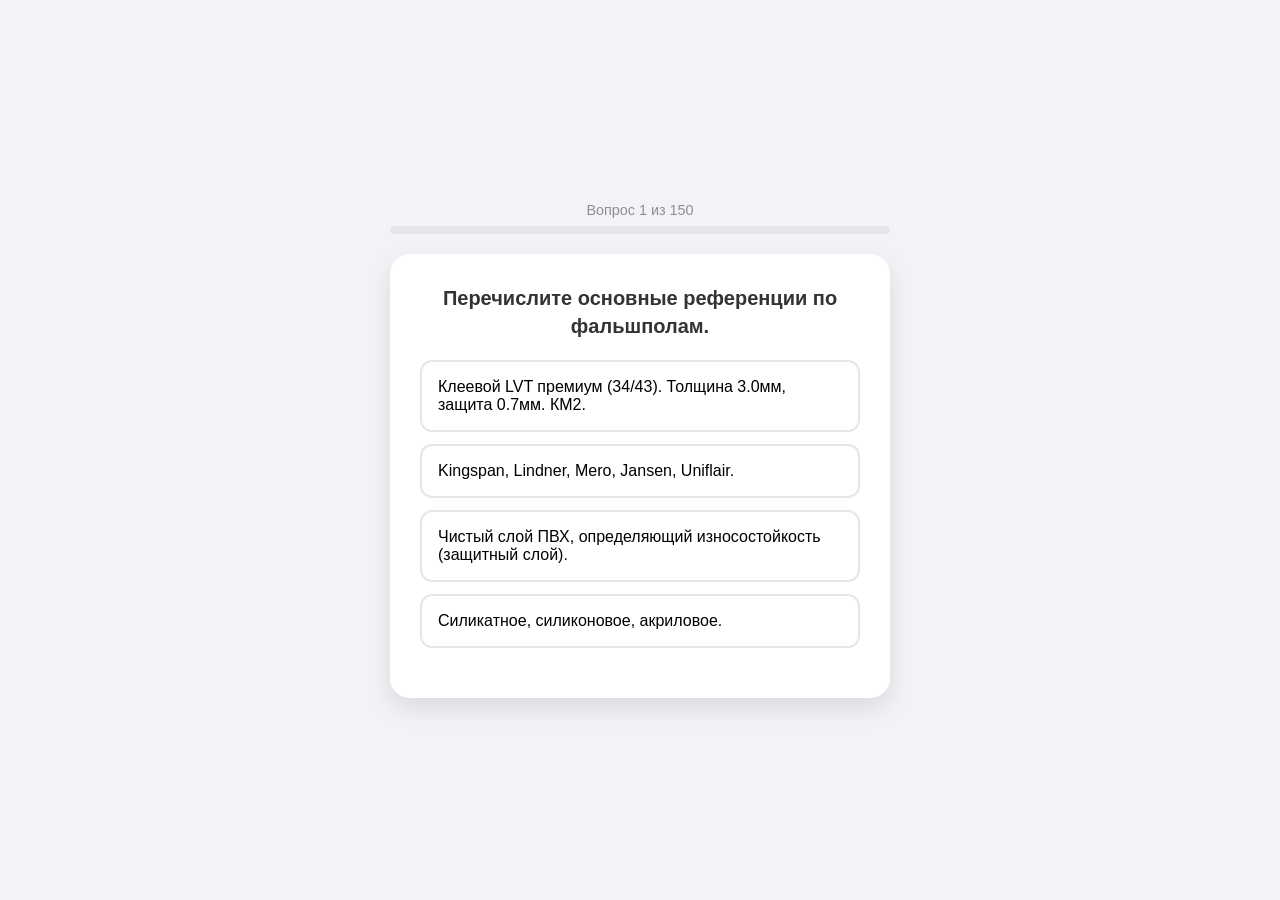
<file: index.html>
<!DOCTYPE html>
<html lang="ru">
<head>
    <meta charset="UTF-8">
    <meta name="viewport" content="width=device-width, initial-scale=1.0, maximum-scale=1.0, user-scalable=no">
    <title>Техническое тестирование</title>
    <link rel="stylesheet" href="style.css">
</head>
<body>
    <div id="quiz-container" class="app-container">
        <div class="header">
            <span id="progress">Вопрос 1/150</span>
            <div class="progress-bar"><div id="progress-fill"></div></div>
        </div>
        
        <div id="question-section" class="card">
            <h2 id="question-text">Загрузка вопросов...</h2>
            <div id="options-container" class="options-grid"></div>
            
            <div class="navigation-controls">
                <button id="prev-btn" class="nav-btn hidden">Назад</button>
                <button id="next-btn" class="nav-btn hidden">Далее</button>
            </div>
        </div>
        
        <div id="result-section" class="card hidden">
            <h2>Тест завершен!</h2>
            <p id="final-score">Вы набрали 0 из 150</p>
            <button class="restart-btn">Начать заново</button>
        </div>
    </div>
    <script src="script.js"></script>
</body>
</html>
</file>
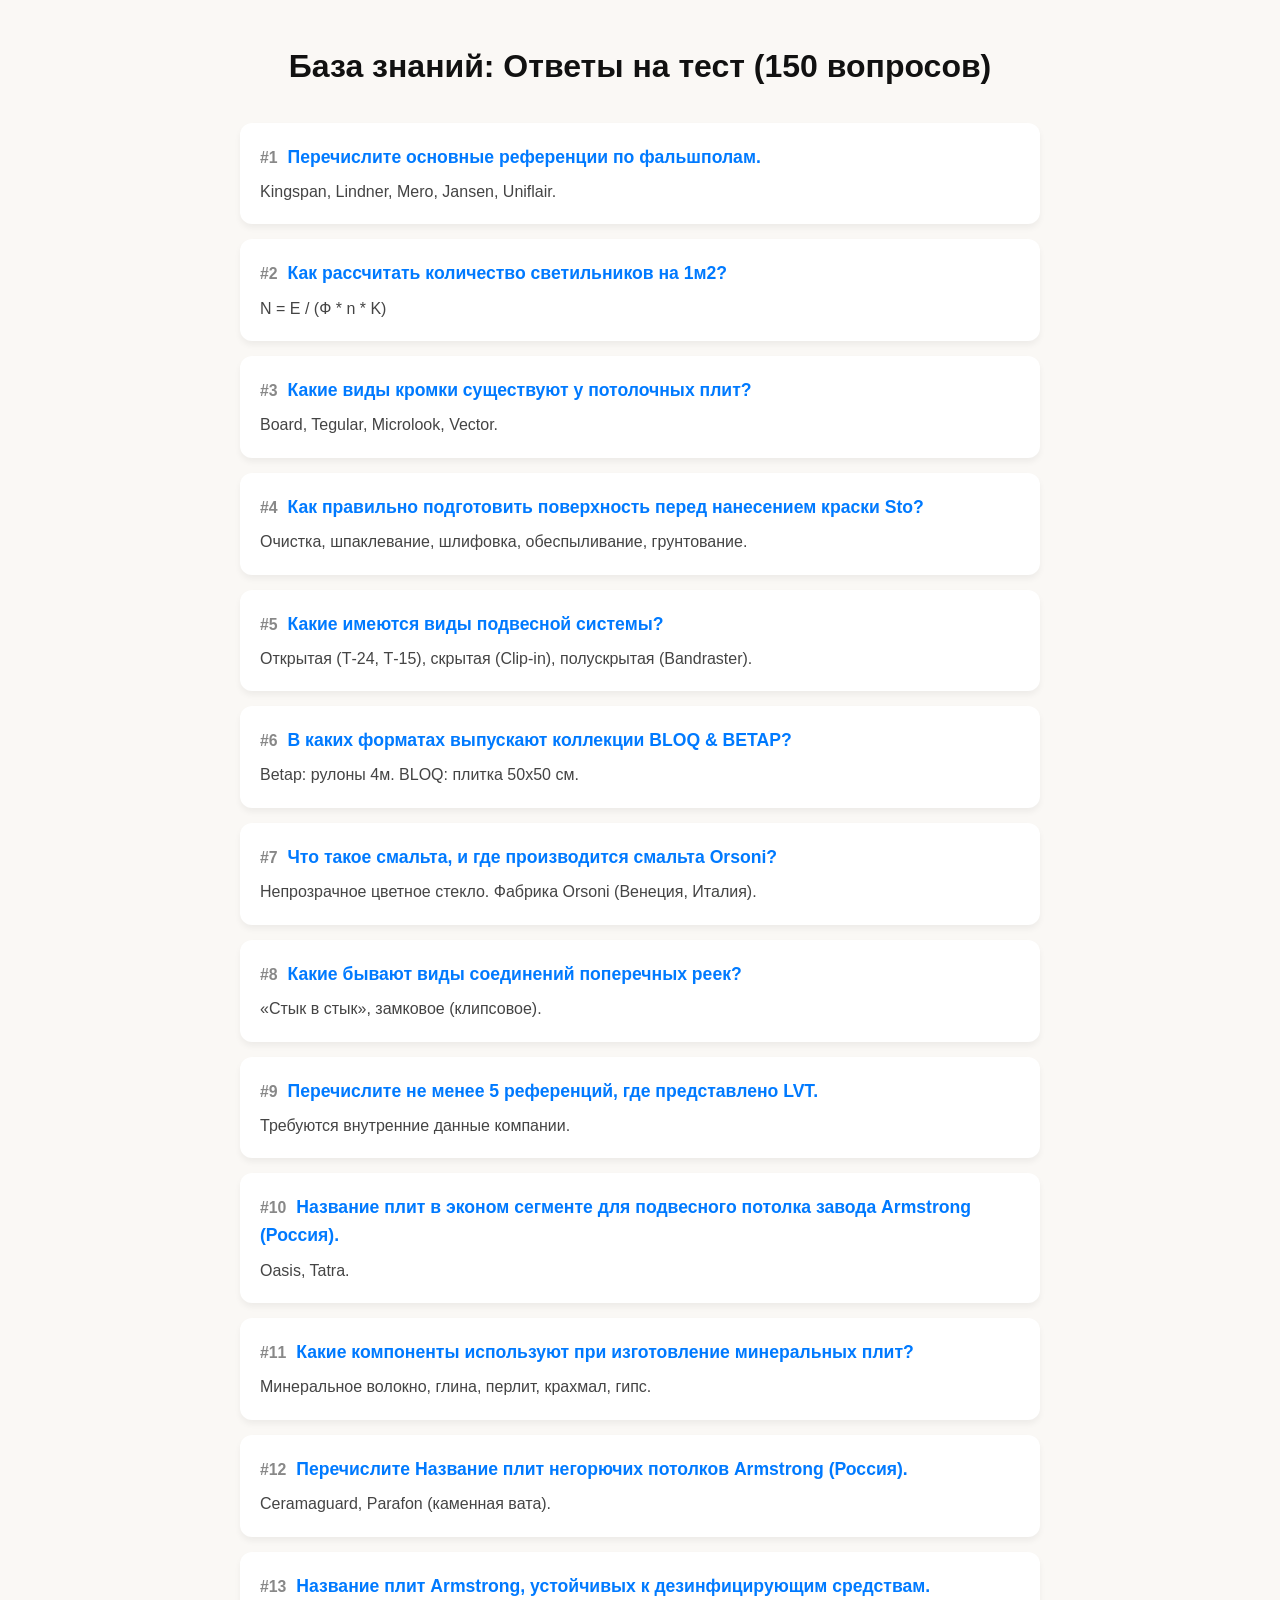
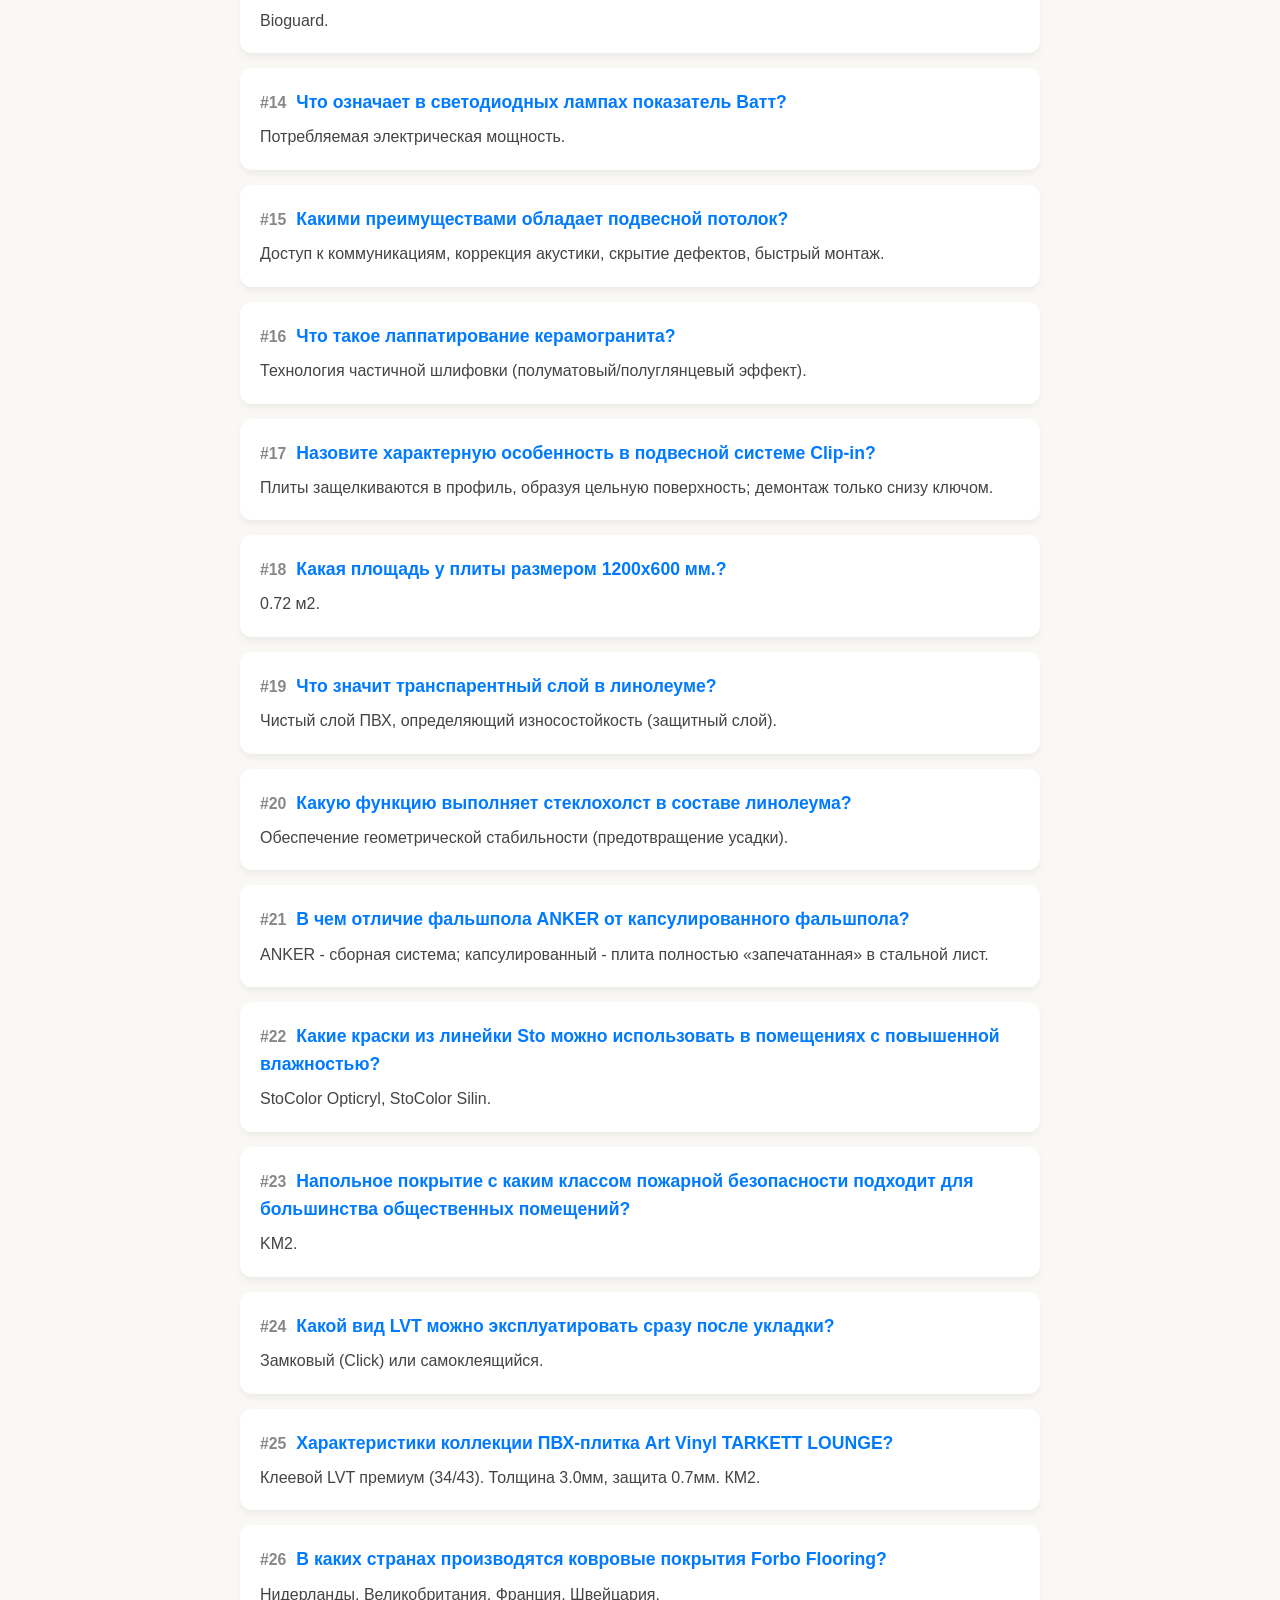
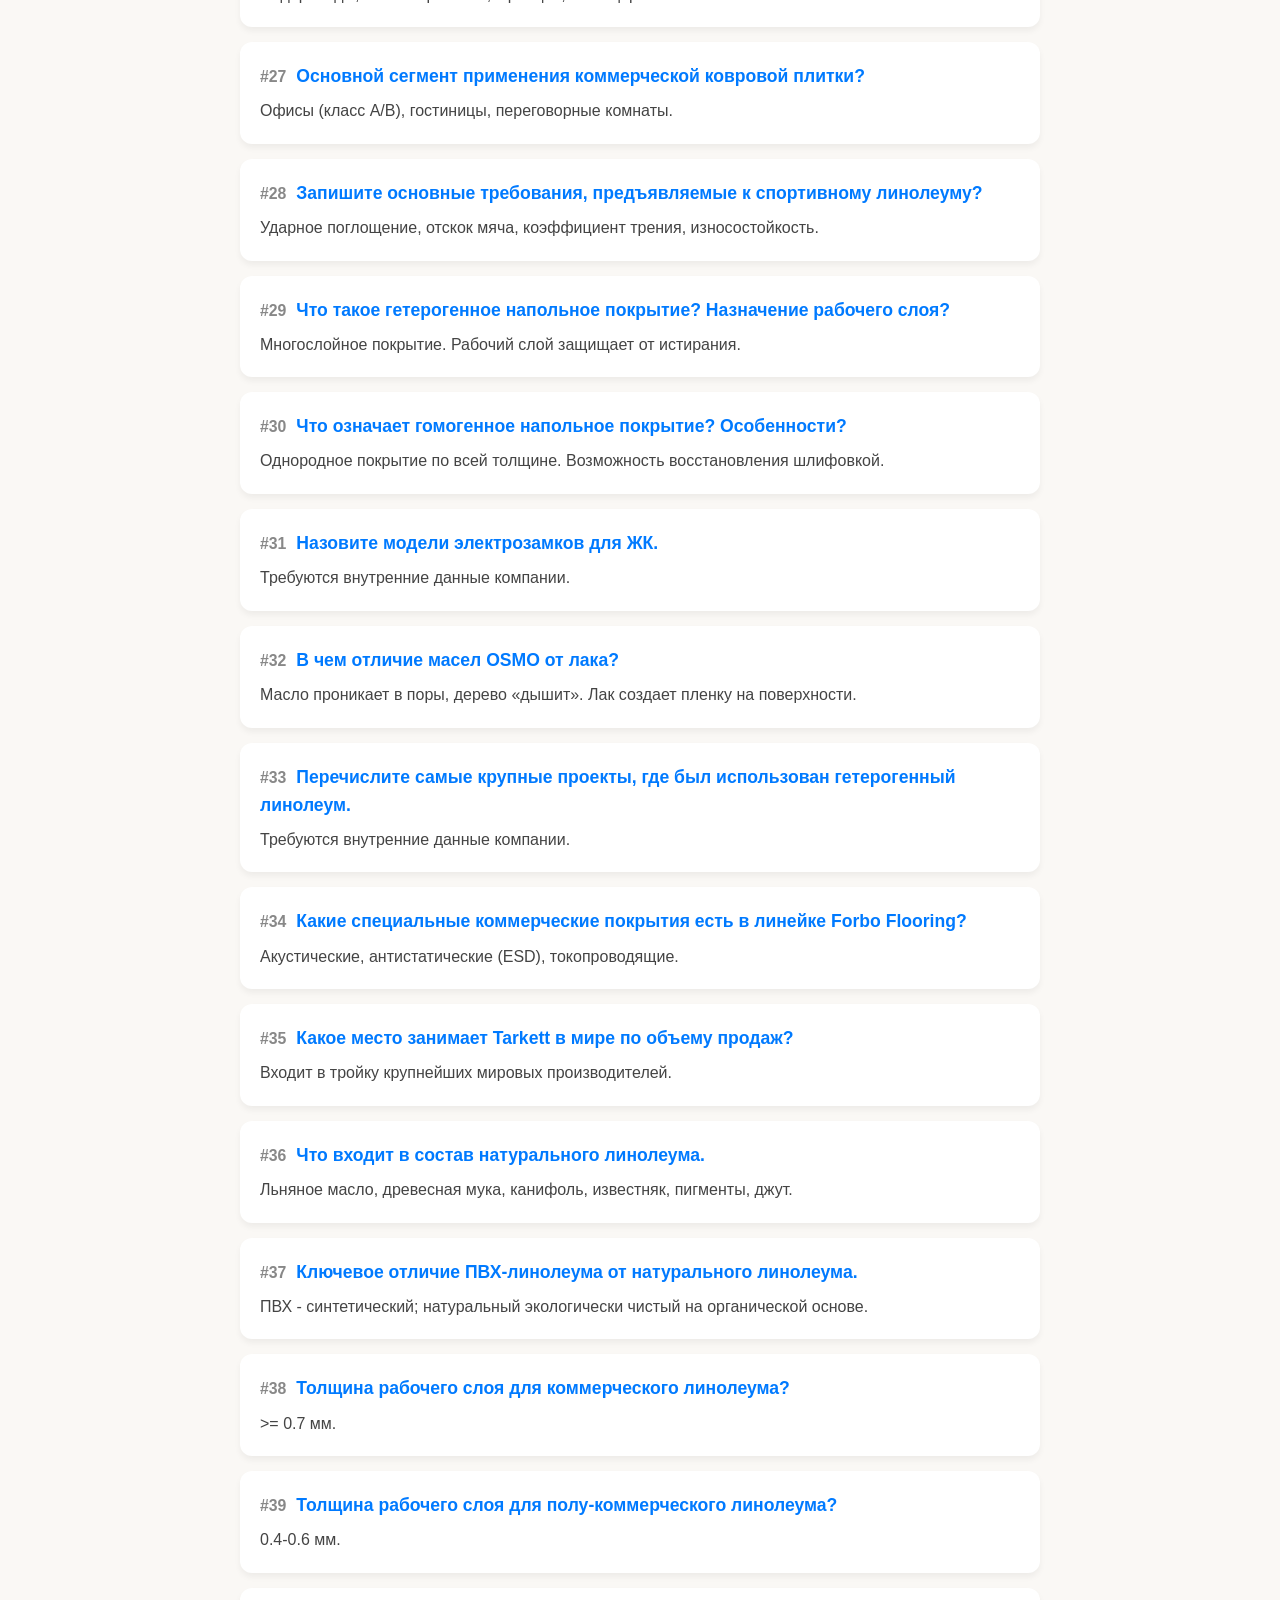
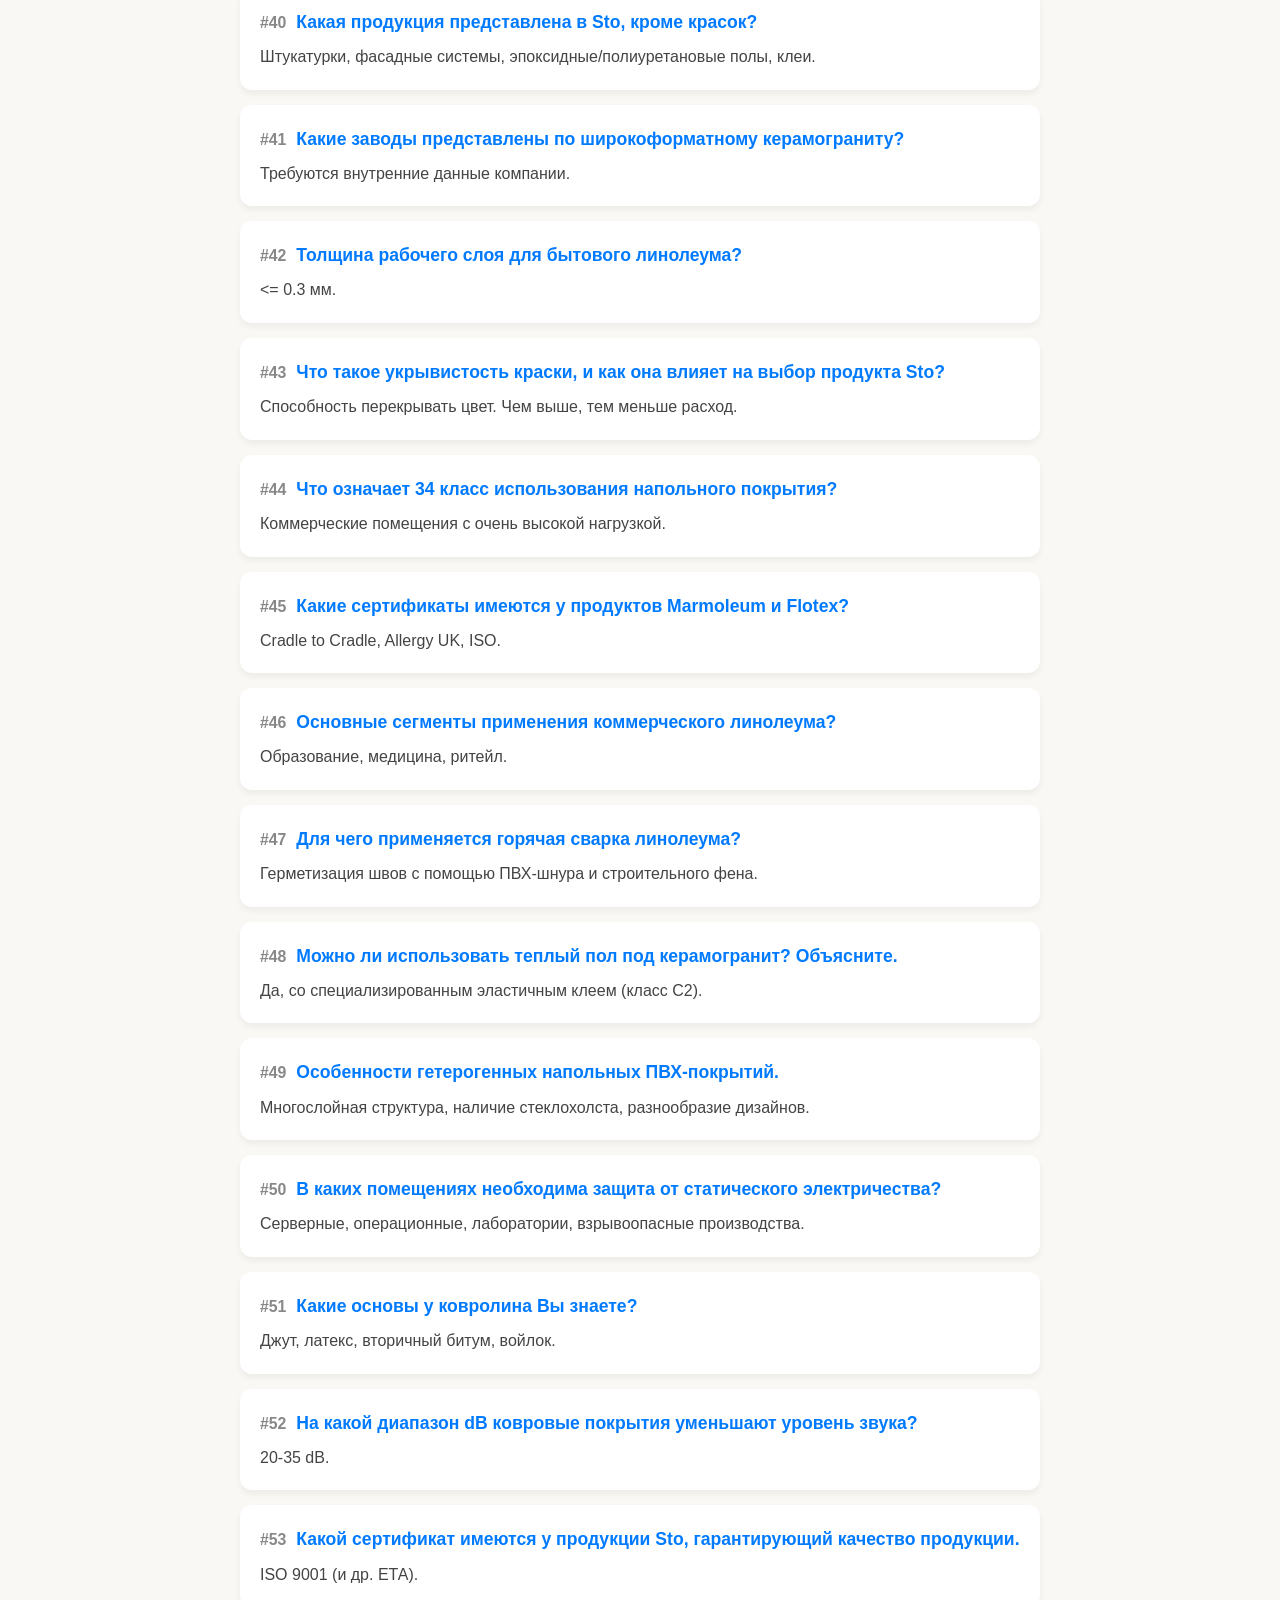
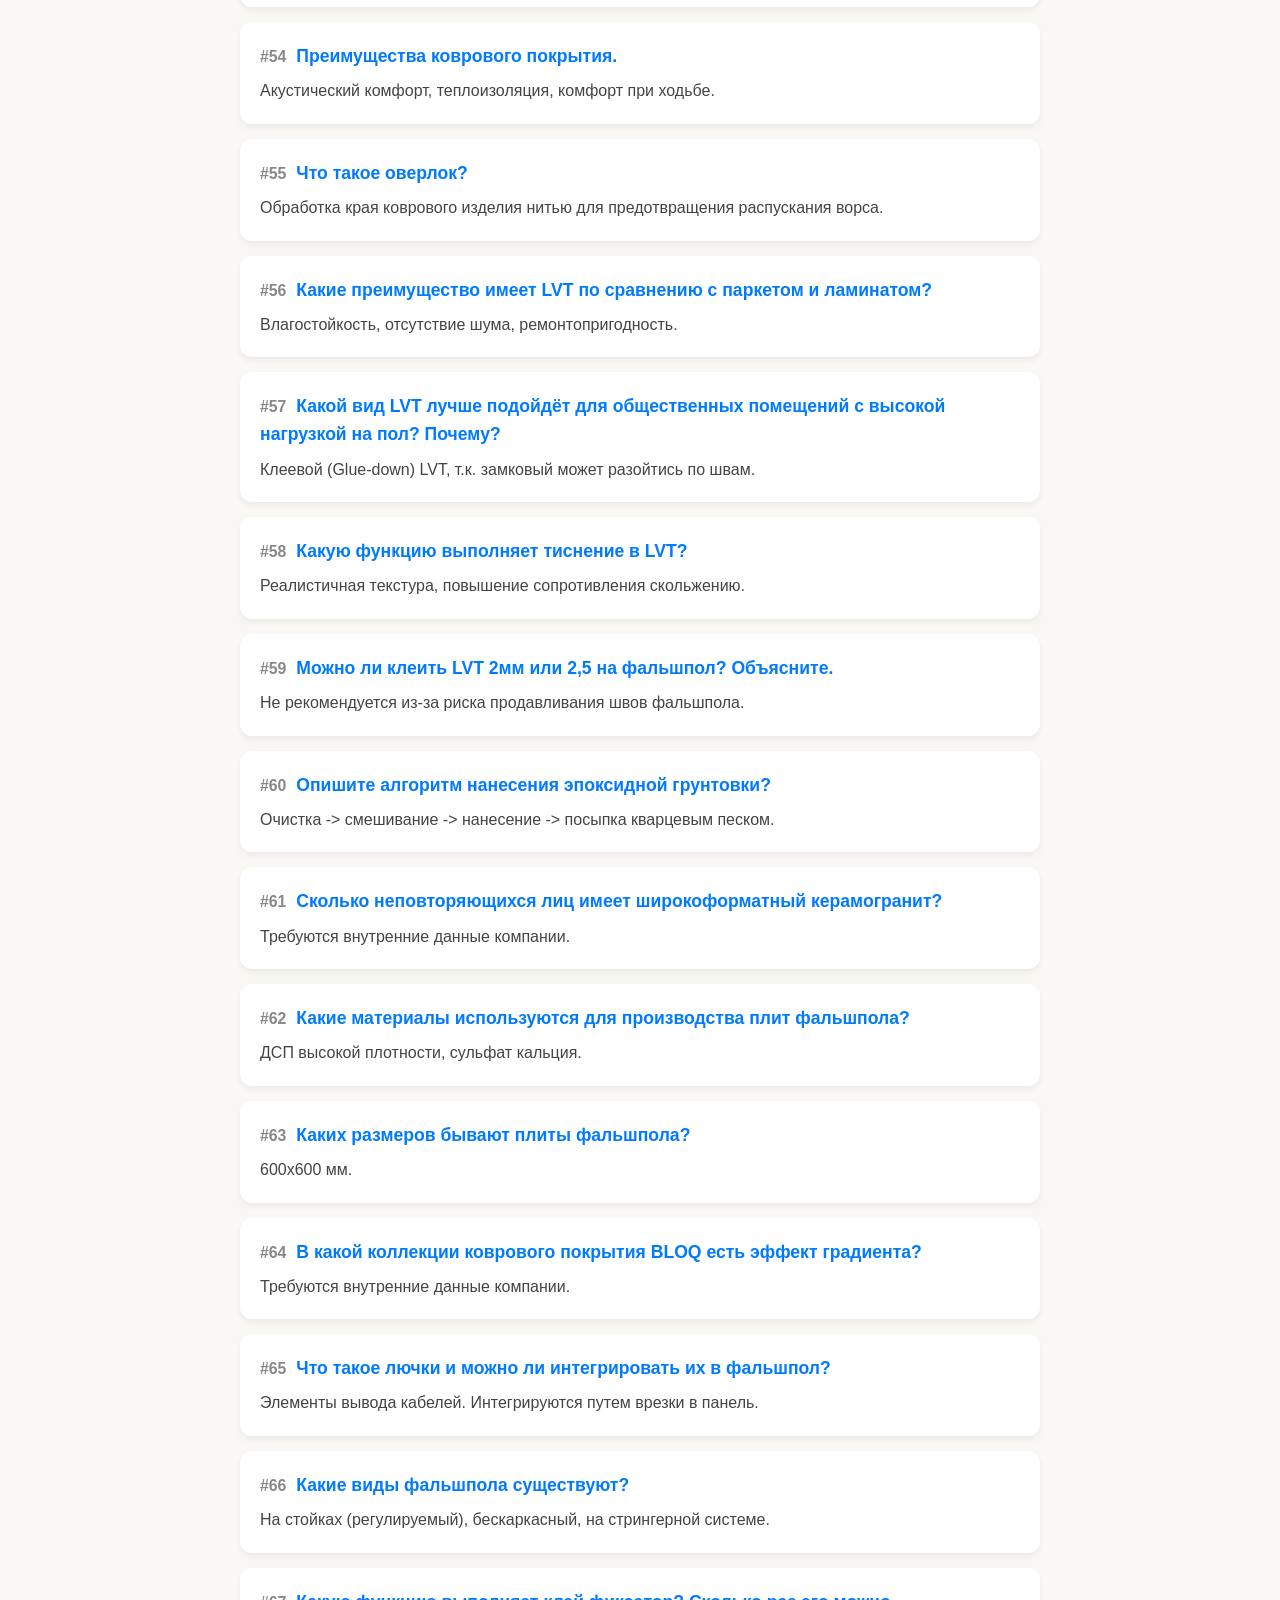
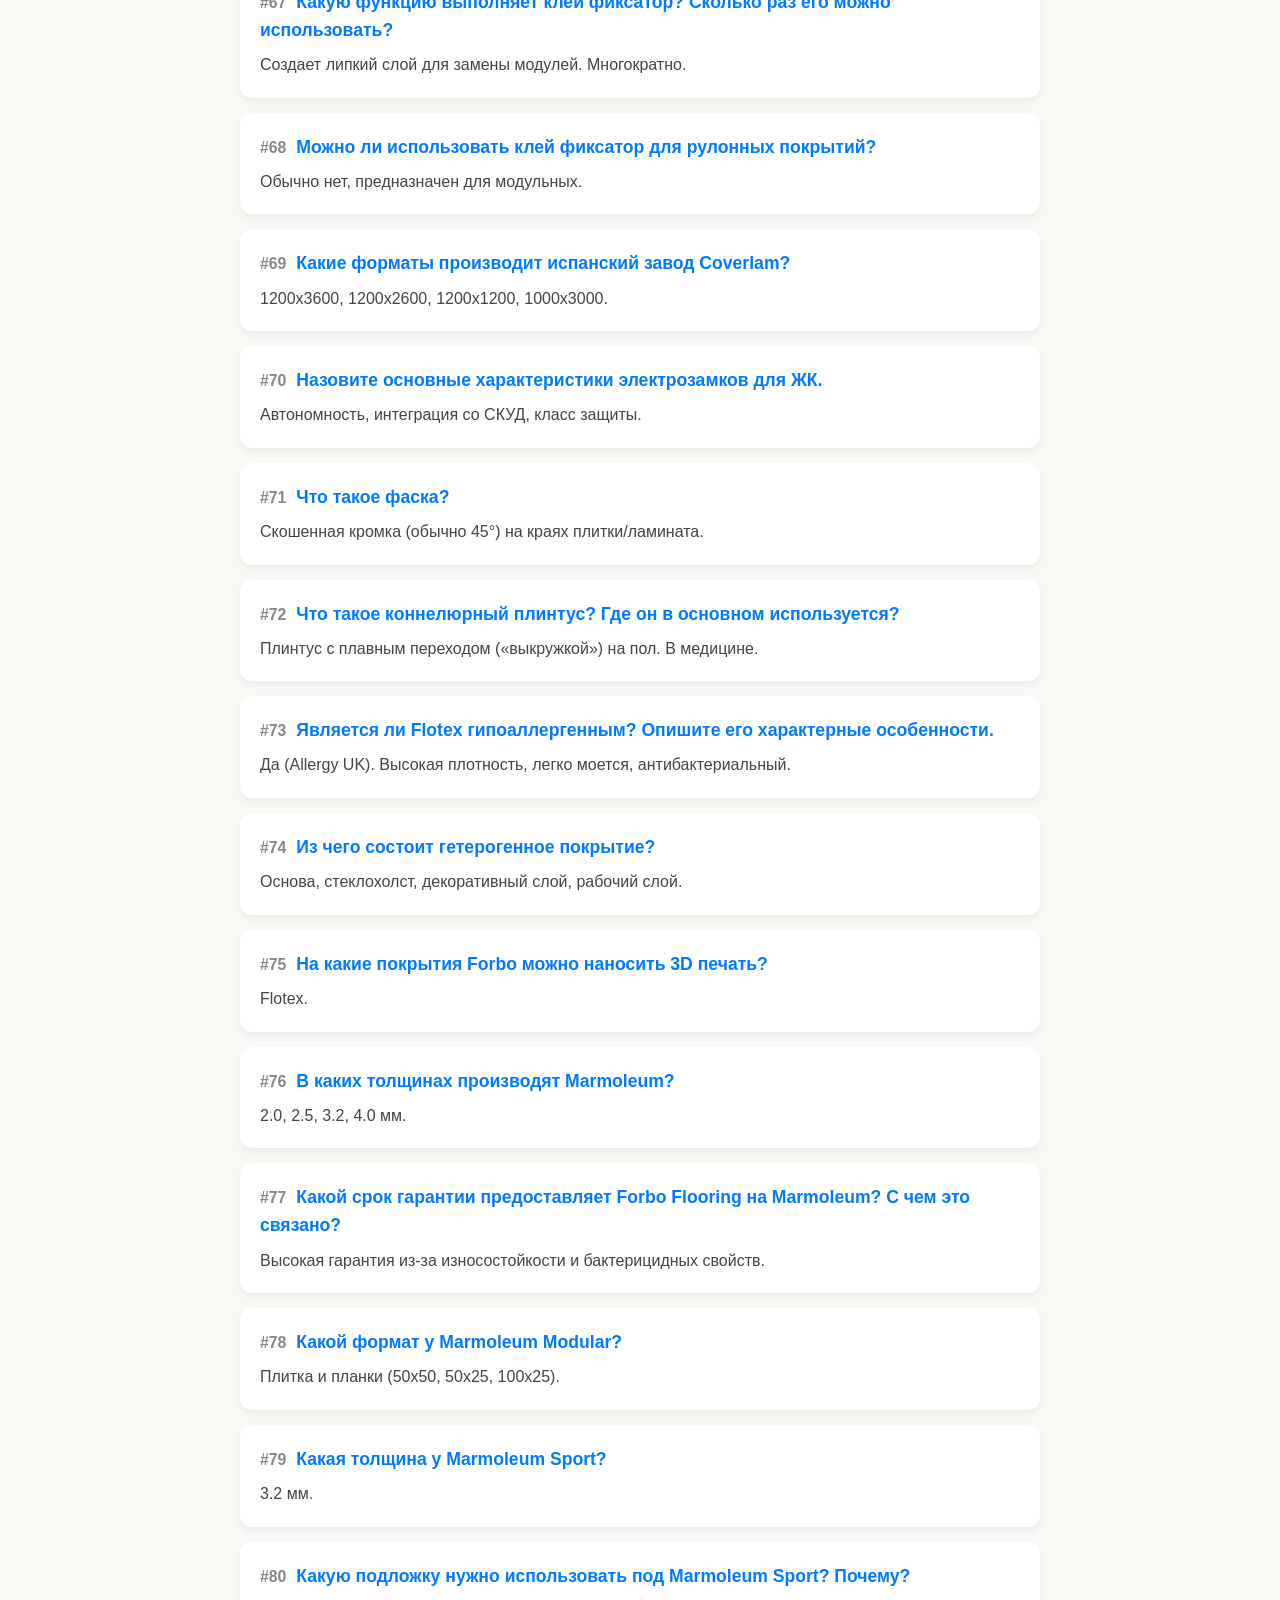
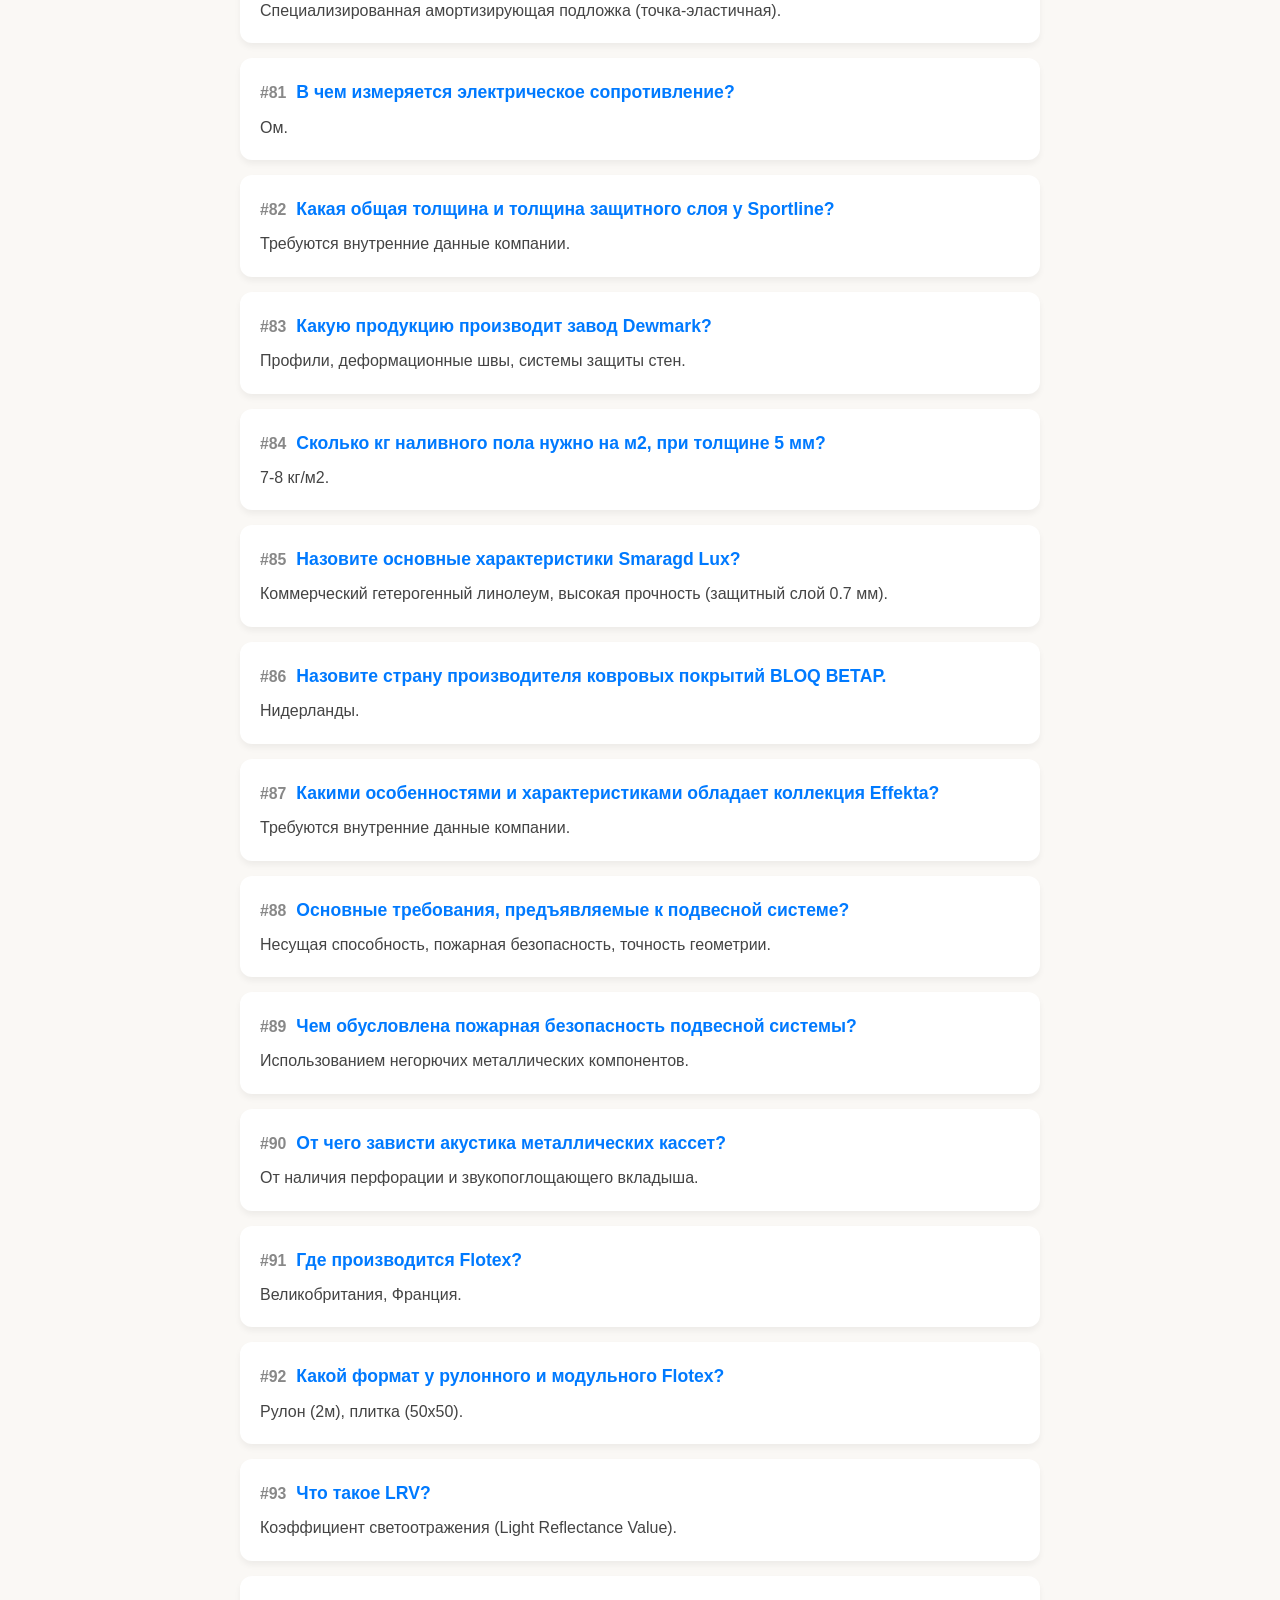
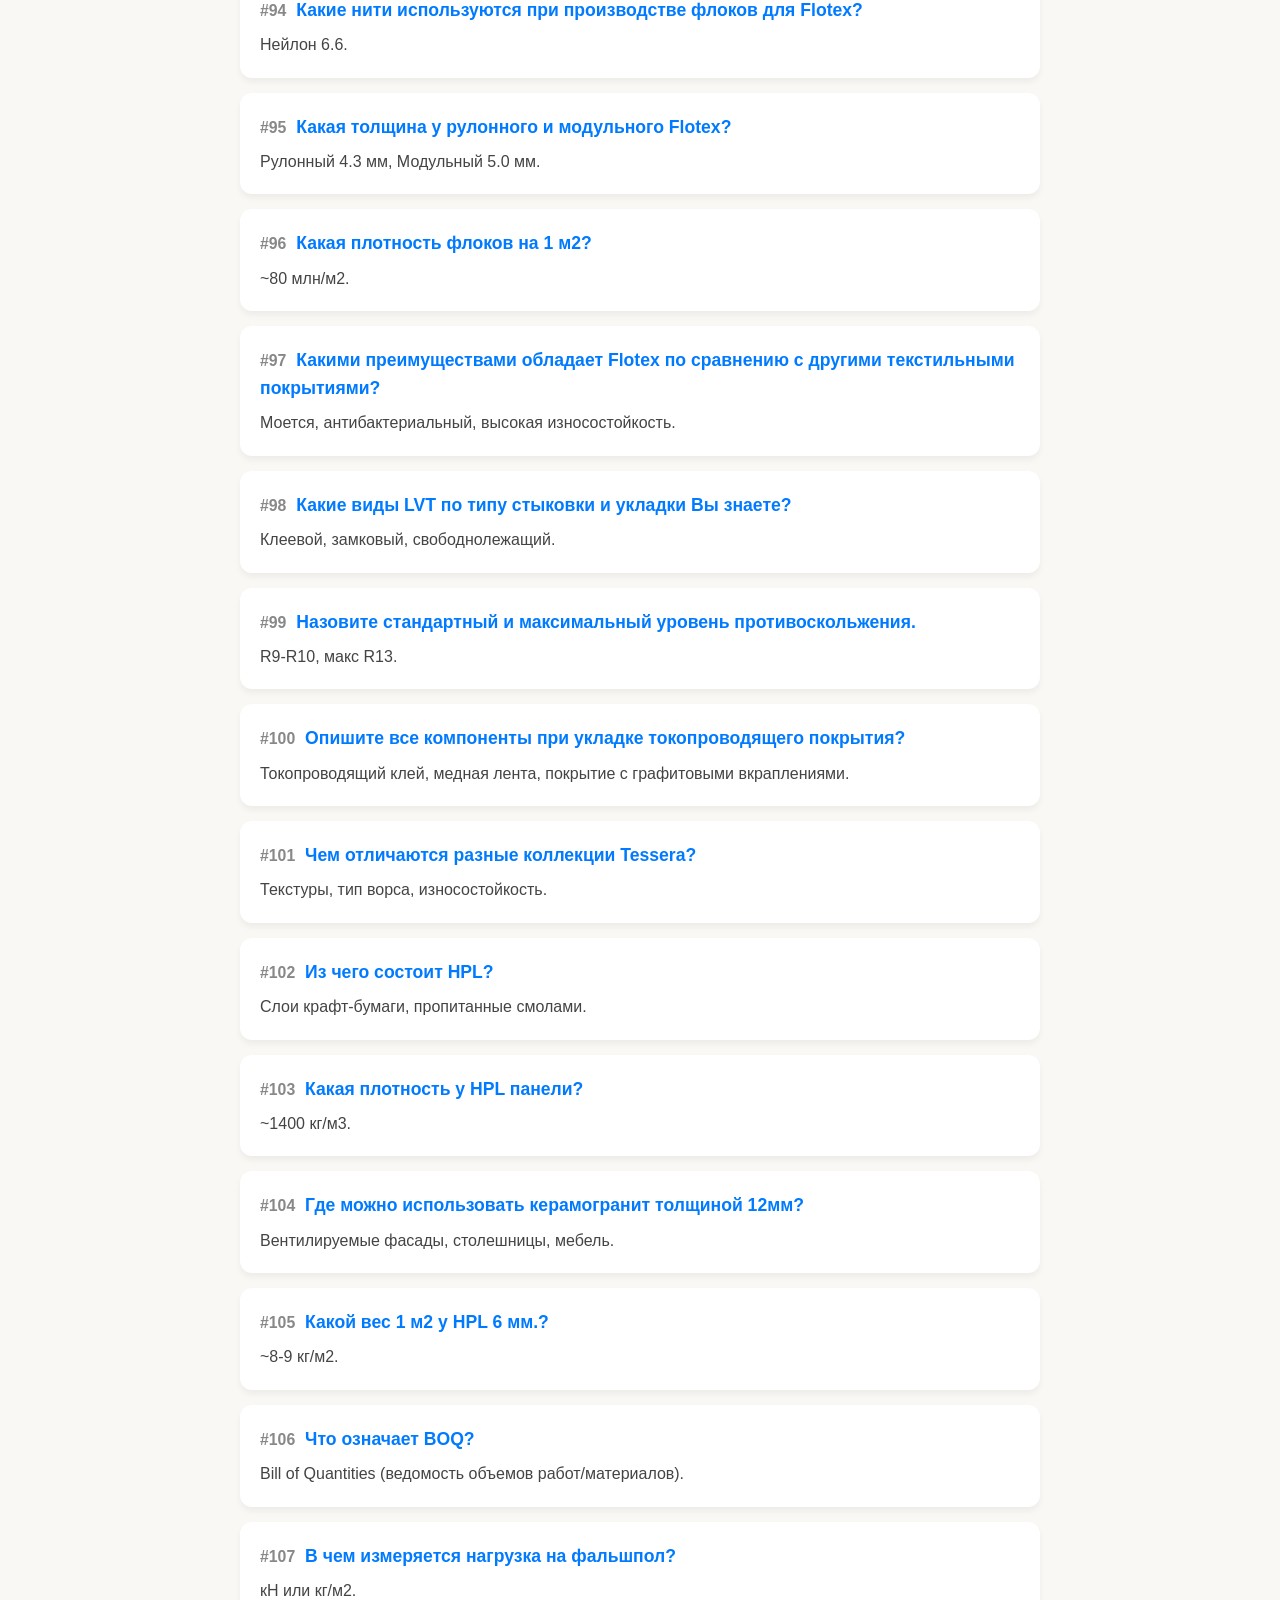
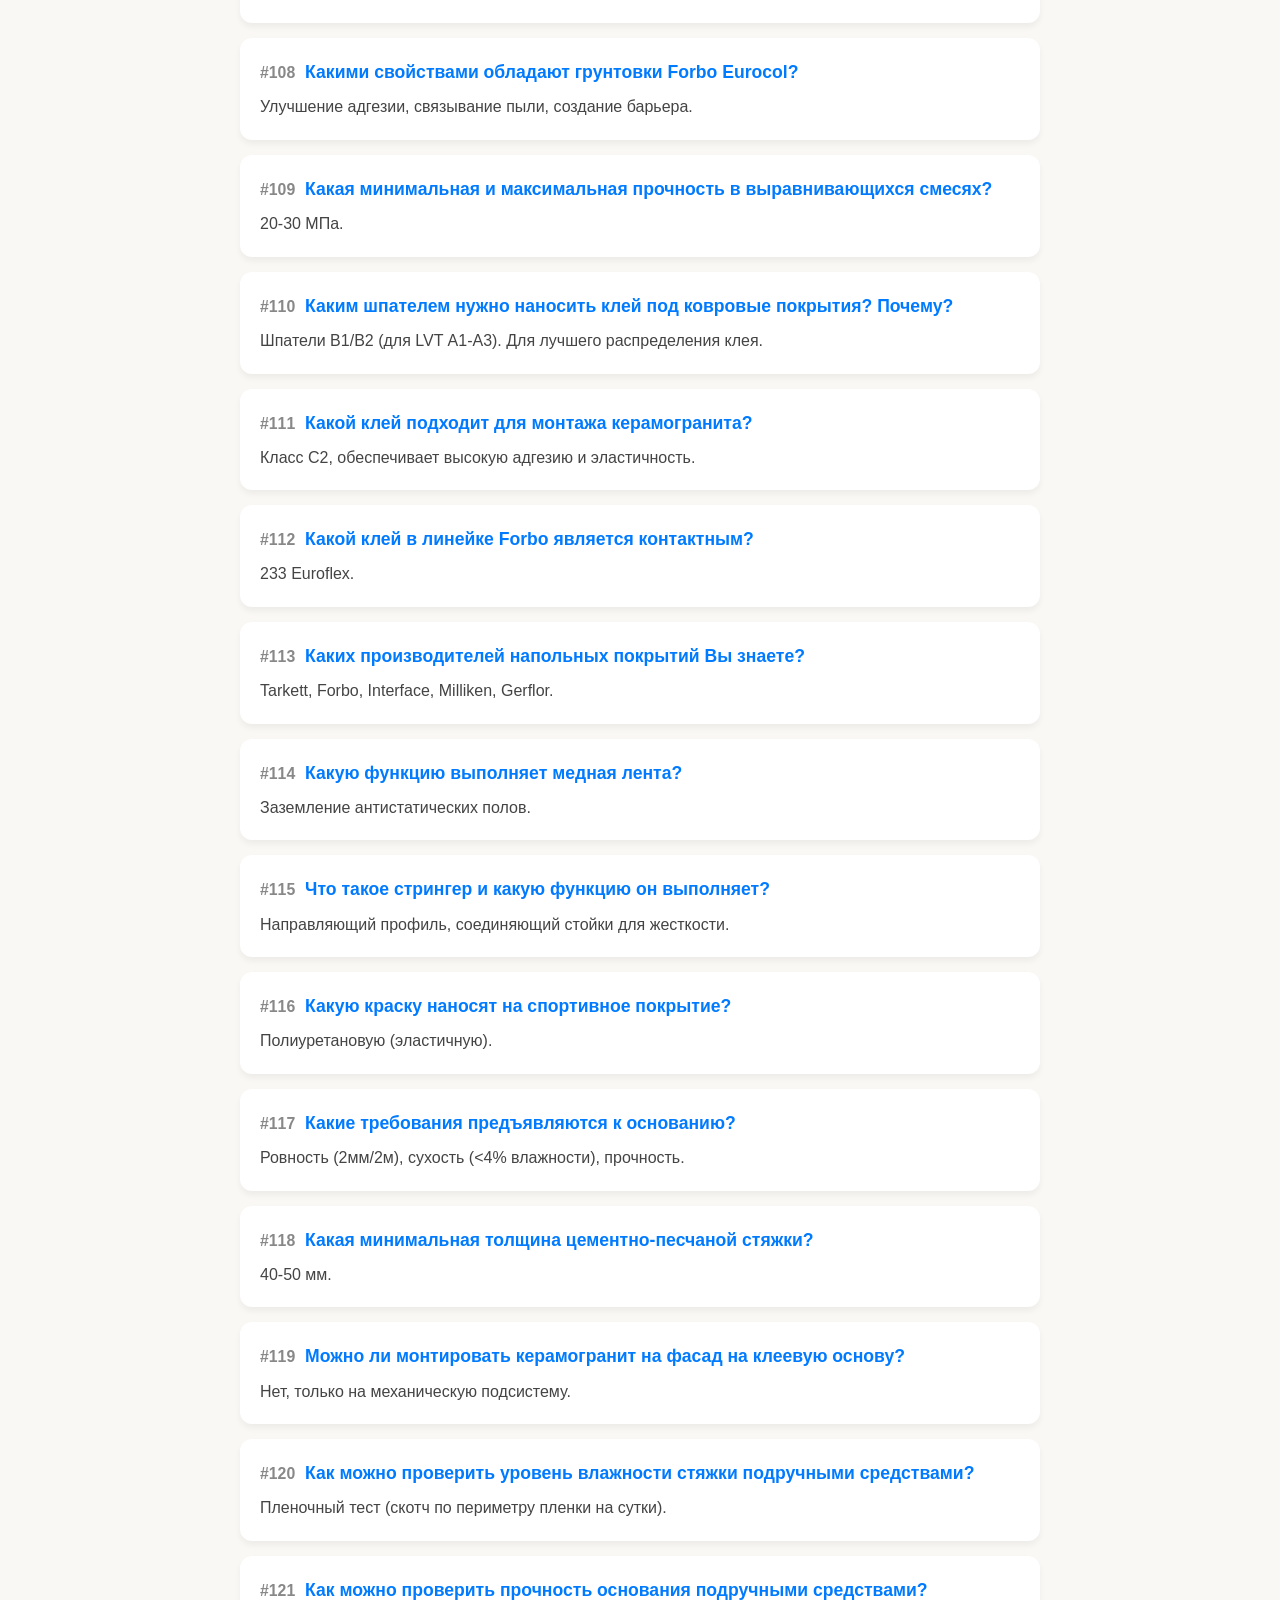
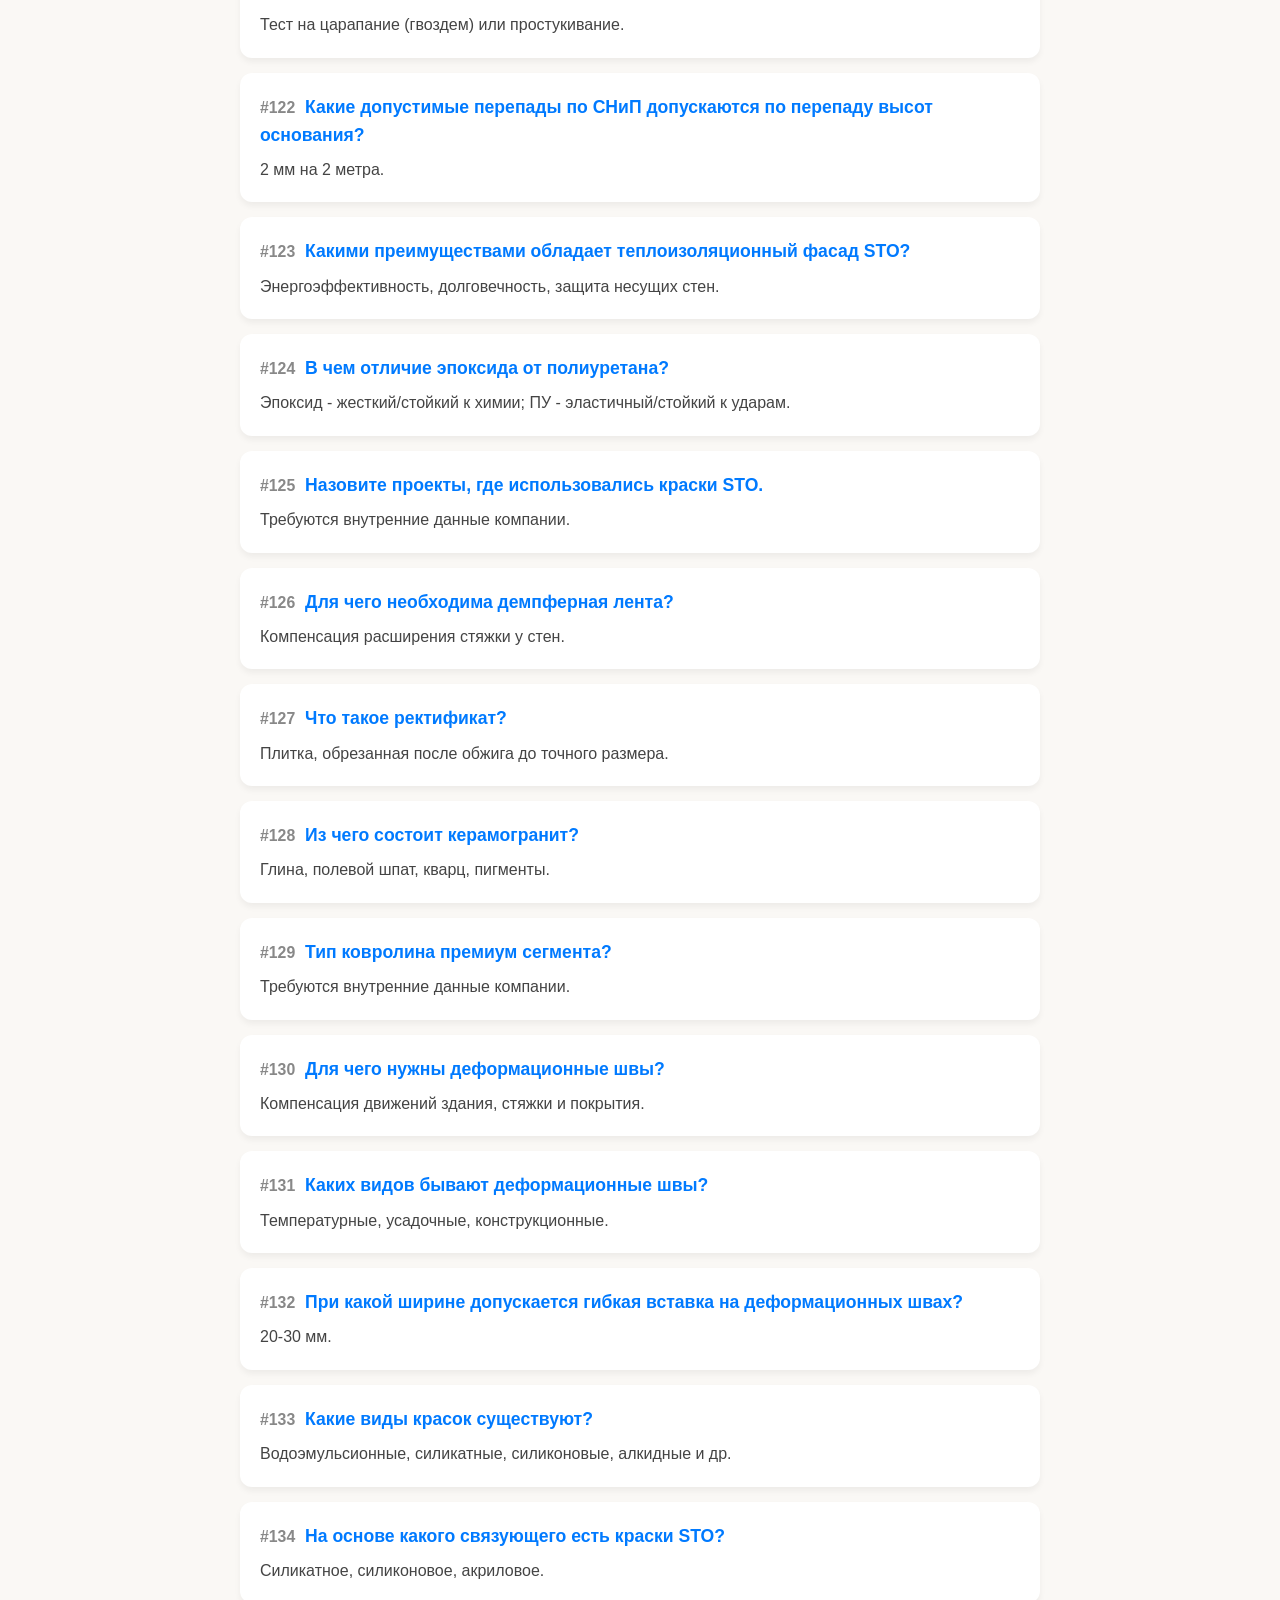
<file: вопросы н - ответы..html>
<!DOCTYPE html>
<html lang="ru">
<head>
    <meta charset="UTF-8">
    <title>База знаний - Вопросы и Ответы</title>
    <style>
        body { font-family: -apple-system, sans-serif; padding: 20px; max-width: 800px; margin: auto; background: #faf8f5; line-height: 1.6; color: #333;}
        h1 { text-align: center; color: #111; margin-bottom: 30px; }
        .qa-block { background: white; padding: 20px; margin-bottom: 15px; border-radius: 12px; box-shadow: 0 4px 6px rgba(0,0,0,0.05); }
        .question { font-weight: bold; color: #007aff; margin-bottom: 8px; font-size: 1.1em;}
        .answer { color: #444; }
        .number { color: #888; font-size: 0.9em; margin-right: 5px;}
    </style>
</head>
<body>
    <h1>База знаний: Ответы на тест (150 вопросов)</h1>

    <div class="qa-block">
        <div class="question"><span class="number">#1</span> Перечислите основные референции по фальшполам.</div>
        <div class="answer">Kingspan, Lindner, Mero, Jansen, Uniflair.</div>
    </div>
    
    <div class="qa-block">
        <div class="question"><span class="number">#2</span> Как рассчитать количество светильников на 1м2?</div>
        <div class="answer">N = E / (Ф * n * K)</div>
    </div>
    
    <div class="qa-block">
        <div class="question"><span class="number">#3</span> Какие виды кромки существуют у потолочных плит?</div>
        <div class="answer">Board, Tegular, Microlook, Vector.</div>
    </div>
    
    <div class="qa-block">
        <div class="question"><span class="number">#4</span> Как правильно подготовить поверхность перед нанесением краски Sto?</div>
        <div class="answer">Очистка, шпаклевание, шлифовка, обеспыливание, грунтование.</div>
    </div>
    
    <div class="qa-block">
        <div class="question"><span class="number">#5</span> Какие имеются виды подвесной системы?</div>
        <div class="answer">Открытая (Т-24, Т-15), скрытая (Clip-in), полускрытая (Bandraster).</div>
    </div>
    
    <div class="qa-block">
        <div class="question"><span class="number">#6</span> В каких форматах выпускают коллекции BLOQ & BETAP?</div>
        <div class="answer">Betap: рулоны 4м. BLOQ: плитка 50х50 см.</div>
    </div>
    
    <div class="qa-block">
        <div class="question"><span class="number">#7</span> Что такое смальта, и где производится смальта Orsoni?</div>
        <div class="answer">Непрозрачное цветное стекло. Фабрика Orsoni (Венеция, Италия).</div>
    </div>
    
    <div class="qa-block">
        <div class="question"><span class="number">#8</span> Какие бывают виды соединений поперечных реек?</div>
        <div class="answer">«Стык в стык», замковое (клипсовое).</div>
    </div>
    
    <div class="qa-block">
        <div class="question"><span class="number">#9</span> Перечислите не менее 5 референций, где представлено LVT.</div>
        <div class="answer">Требуются внутренние данные компании.</div>
    </div>
    
    <div class="qa-block">
        <div class="question"><span class="number">#10</span> Название плит в эконом сегменте для подвесного потолка завода Armstrong (Россия).</div>
        <div class="answer">Oasis, Tatra.</div>
    </div>
    
    <div class="qa-block">
        <div class="question"><span class="number">#11</span> Какие компоненты используют при изготовление минеральных плит?</div>
        <div class="answer">Минеральное волокно, глина, перлит, крахмал, гипс.</div>
    </div>
    
    <div class="qa-block">
        <div class="question"><span class="number">#12</span> Перечислите Название плит негорючих потолков Armstrong (Россия).</div>
        <div class="answer">Ceramaguard, Parafon (каменная вата).</div>
    </div>
    
    <div class="qa-block">
        <div class="question"><span class="number">#13</span> Название плит Armstrong, устойчивых к дезинфицирующим средствам.</div>
        <div class="answer">Bioguard.</div>
    </div>
    
    <div class="qa-block">
        <div class="question"><span class="number">#14</span> Что означает в светодиодных лампах показатель Ватт?</div>
        <div class="answer">Потребляемая электрическая мощность.</div>
    </div>
    
    <div class="qa-block">
        <div class="question"><span class="number">#15</span> Какими преимуществами обладает подвесной потолок?</div>
        <div class="answer">Доступ к коммуникациям, коррекция акустики, скрытие дефектов, быстрый монтаж.</div>
    </div>
    
    <div class="qa-block">
        <div class="question"><span class="number">#16</span> Что такое лаппатирование керамогранита?</div>
        <div class="answer">Технология частичной шлифовки (полуматовый/полуглянцевый эффект).</div>
    </div>
    
    <div class="qa-block">
        <div class="question"><span class="number">#17</span> Назовите характерную особенность в подвесной системе Clip-in?</div>
        <div class="answer">Плиты защелкиваются в профиль, образуя цельную поверхность; демонтаж только снизу ключом.</div>
    </div>
    
    <div class="qa-block">
        <div class="question"><span class="number">#18</span> Какая площадь у плиты размером 1200х600 мм.?</div>
        <div class="answer">0.72 м2.</div>
    </div>
    
    <div class="qa-block">
        <div class="question"><span class="number">#19</span> Что значит транспарентный слой в линолеуме?</div>
        <div class="answer">Чистый слой ПВХ, определяющий износостойкость (защитный слой).</div>
    </div>
    
    <div class="qa-block">
        <div class="question"><span class="number">#20</span> Какую функцию выполняет стеклохолст в составе линолеума?</div>
        <div class="answer">Обеспечение геометрической стабильности (предотвращение усадки).</div>
    </div>
    
    <div class="qa-block">
        <div class="question"><span class="number">#21</span> В чем отличие фальшпола ANKER от капсулированного фальшпола?</div>
        <div class="answer">ANKER - сборная система; капсулированный - плита полностью «запечатанная» в стальной лист.</div>
    </div>
    
    <div class="qa-block">
        <div class="question"><span class="number">#22</span> Какие краски из линейки Sto можно использовать в помещениях с повышенной влажностью?</div>
        <div class="answer">StoColor Opticryl, StoColor Silin.</div>
    </div>
    
    <div class="qa-block">
        <div class="question"><span class="number">#23</span> Напольное покрытие с каким классом пожарной безопасности подходит для большинства общественных помещений?</div>
        <div class="answer">KM2.</div>
    </div>
    
    <div class="qa-block">
        <div class="question"><span class="number">#24</span> Какой вид LVT можно эксплуатировать сразу после укладки?</div>
        <div class="answer">Замковый (Click) или самоклеящийся.</div>
    </div>
    
    <div class="qa-block">
        <div class="question"><span class="number">#25</span> Характеристики коллекции ПВХ-плитка Art Vinyl TARKETT LOUNGE?</div>
        <div class="answer">Клеевой LVT премиум (34/43). Толщина 3.0мм, защита 0.7мм. КМ2.</div>
    </div>
    
    <div class="qa-block">
        <div class="question"><span class="number">#26</span> В каких странах производятся ковровые покрытия Forbo Flooring?</div>
        <div class="answer">Нидерланды, Великобритания, Франция, Швейцария.</div>
    </div>
    
    <div class="qa-block">
        <div class="question"><span class="number">#27</span> Основной сегмент применения коммерческой ковровой плитки?</div>
        <div class="answer">Офисы (класс А/В), гостиницы, переговорные комнаты.</div>
    </div>
    
    <div class="qa-block">
        <div class="question"><span class="number">#28</span> Запишите основные требования, предъявляемые к спортивному линолеуму?</div>
        <div class="answer">Ударное поглощение, отскок мяча, коэффициент трения, износостойкость.</div>
    </div>
    
    <div class="qa-block">
        <div class="question"><span class="number">#29</span> Что такое гетерогенное напольное покрытие? Назначение рабочего слоя?</div>
        <div class="answer">Многослойное покрытие. Рабочий слой защищает от истирания.</div>
    </div>
    
    <div class="qa-block">
        <div class="question"><span class="number">#30</span> Что означает гомогенное напольное покрытие? Особенности?</div>
        <div class="answer">Однородное покрытие по всей толщине. Возможность восстановления шлифовкой.</div>
    </div>
    
    <div class="qa-block">
        <div class="question"><span class="number">#31</span> Назовите модели электрозамков для ЖК.</div>
        <div class="answer">Требуются внутренние данные компании.</div>
    </div>
    
    <div class="qa-block">
        <div class="question"><span class="number">#32</span> В чем отличие масел OSMO от лака?</div>
        <div class="answer">Масло проникает в поры, дерево «дышит». Лак создает пленку на поверхности.</div>
    </div>
    
    <div class="qa-block">
        <div class="question"><span class="number">#33</span> Перечислите самые крупные проекты, где был использован гетерогенный линолеум.</div>
        <div class="answer">Требуются внутренние данные компании.</div>
    </div>
    
    <div class="qa-block">
        <div class="question"><span class="number">#34</span> Какие специальные коммерческие покрытия есть в линейке Forbo Flooring?</div>
        <div class="answer">Акустические, антистатические (ESD), токопроводящие.</div>
    </div>
    
    <div class="qa-block">
        <div class="question"><span class="number">#35</span> Какое место занимает Tarkett в мире по объему продаж?</div>
        <div class="answer">Входит в тройку крупнейших мировых производителей.</div>
    </div>
    
    <div class="qa-block">
        <div class="question"><span class="number">#36</span> Что входит в состав натурального линолеума.</div>
        <div class="answer">Льняное масло, древесная мука, канифоль, известняк, пигменты, джут.</div>
    </div>
    
    <div class="qa-block">
        <div class="question"><span class="number">#37</span> Ключевое отличие ПВХ-линолеума от натурального линолеума.</div>
        <div class="answer">ПВХ - синтетический; натуральный экологически чистый на органической основе.</div>
    </div>
    
    <div class="qa-block">
        <div class="question"><span class="number">#38</span> Толщина рабочего слоя для коммерческого линолеума?</div>
        <div class="answer">>= 0.7 мм.</div>
    </div>
    
    <div class="qa-block">
        <div class="question"><span class="number">#39</span> Толщина рабочего слоя для полу-коммерческого линолеума?</div>
        <div class="answer">0.4-0.6 мм.</div>
    </div>
    
    <div class="qa-block">
        <div class="question"><span class="number">#40</span> Какая продукция представлена в Sto, кроме красок?</div>
        <div class="answer">Штукатурки, фасадные системы, эпоксидные/полиуретановые полы, клеи.</div>
    </div>
    
    <div class="qa-block">
        <div class="question"><span class="number">#41</span> Какие заводы представлены по широкоформатному керамограниту?</div>
        <div class="answer">Требуются внутренние данные компании.</div>
    </div>
    
    <div class="qa-block">
        <div class="question"><span class="number">#42</span> Толщина рабочего слоя для бытового линолеума?</div>
        <div class="answer"><= 0.3 мм.</div>
    </div>
    
    <div class="qa-block">
        <div class="question"><span class="number">#43</span> Что такое укрывистость краски, и как она влияет на выбор продукта Sto?</div>
        <div class="answer">Способность перекрывать цвет. Чем выше, тем меньше расход.</div>
    </div>
    
    <div class="qa-block">
        <div class="question"><span class="number">#44</span> Что означает 34 класс использования напольного покрытия?</div>
        <div class="answer">Коммерческие помещения с очень высокой нагрузкой.</div>
    </div>
    
    <div class="qa-block">
        <div class="question"><span class="number">#45</span> Какие сертификаты имеются у продуктов Marmoleum и Flotex?</div>
        <div class="answer">Cradle to Cradle, Allergy UK, ISO.</div>
    </div>
    
    <div class="qa-block">
        <div class="question"><span class="number">#46</span> Основные сегменты применения коммерческого линолеума?</div>
        <div class="answer">Образование, медицина, ритейл.</div>
    </div>
    
    <div class="qa-block">
        <div class="question"><span class="number">#47</span> Для чего применяется горячая сварка линолеума?</div>
        <div class="answer">Герметизация швов с помощью ПВХ-шнура и строительного фена.</div>
    </div>
    
    <div class="qa-block">
        <div class="question"><span class="number">#48</span> Можно ли использовать теплый пол под керамогранит? Объясните.</div>
        <div class="answer">Да, со специализированным эластичным клеем (класс С2).</div>
    </div>
    
    <div class="qa-block">
        <div class="question"><span class="number">#49</span> Особенности гетерогенных напольных ПВХ-покрытий.</div>
        <div class="answer">Многослойная структура, наличие стеклохолста, разнообразие дизайнов.</div>
    </div>
    
    <div class="qa-block">
        <div class="question"><span class="number">#50</span> В каких помещениях необходима защита от статического электричества?</div>
        <div class="answer">Серверные, операционные, лаборатории, взрывоопасные производства.</div>
    </div>
    
    <div class="qa-block">
        <div class="question"><span class="number">#51</span> Какие основы у ковролина Вы знаете?</div>
        <div class="answer">Джут, латекс, вторичный битум, войлок.</div>
    </div>
    
    <div class="qa-block">
        <div class="question"><span class="number">#52</span> На какой диапазон dB ковровые покрытия уменьшают уровень звука?</div>
        <div class="answer">20-35 dB.</div>
    </div>
    
    <div class="qa-block">
        <div class="question"><span class="number">#53</span> Какой сертификат имеются у продукции Sto, гарантирующий качество продукции.</div>
        <div class="answer">ISO 9001 (и др. ЕТА).</div>
    </div>
    
    <div class="qa-block">
        <div class="question"><span class="number">#54</span> Преимущества коврового покрытия.</div>
        <div class="answer">Акустический комфорт, теплоизоляция, комфорт при ходьбе.</div>
    </div>
    
    <div class="qa-block">
        <div class="question"><span class="number">#55</span> Что такое оверлок?</div>
        <div class="answer">Обработка края коврового изделия нитью для предотвращения распускания ворса.</div>
    </div>
    
    <div class="qa-block">
        <div class="question"><span class="number">#56</span> Какие преимущество имеет LVT по сравнению с паркетом и ламинатом?</div>
        <div class="answer">Влагостойкость, отсутствие шума, ремонтопригодность.</div>
    </div>
    
    <div class="qa-block">
        <div class="question"><span class="number">#57</span> Какой вид LVT лучше подойдёт для общественных помещений с высокой нагрузкой на пол? Почему?</div>
        <div class="answer">Клеевой (Glue-down) LVT, т.к. замковый может разойтись по швам.</div>
    </div>
    
    <div class="qa-block">
        <div class="question"><span class="number">#58</span> Какую функцию выполняет тиснение в LVT?</div>
        <div class="answer">Реалистичная текстура, повышение сопротивления скольжению.</div>
    </div>
    
    <div class="qa-block">
        <div class="question"><span class="number">#59</span> Можно ли клеить LVT 2мм или 2,5 на фальшпол? Объясните.</div>
        <div class="answer">Не рекомендуется из-за риска продавливания швов фальшпола.</div>
    </div>
    
    <div class="qa-block">
        <div class="question"><span class="number">#60</span> Опишите алгоритм нанесения эпоксидной грунтовки?</div>
        <div class="answer">Очистка -> смешивание -> нанесение -> посыпка кварцевым песком.</div>
    </div>
    
    <div class="qa-block">
        <div class="question"><span class="number">#61</span> Сколько неповторяющихся лиц имеет широкоформатный керамогранит?</div>
        <div class="answer">Требуются внутренние данные компании.</div>
    </div>
    
    <div class="qa-block">
        <div class="question"><span class="number">#62</span> Какие материалы используются для производства плит фальшпола?</div>
        <div class="answer">ДСП высокой плотности, сульфат кальция.</div>
    </div>
    
    <div class="qa-block">
        <div class="question"><span class="number">#63</span> Каких размеров бывают плиты фальшпола?</div>
        <div class="answer">600х600 мм.</div>
    </div>
    
    <div class="qa-block">
        <div class="question"><span class="number">#64</span> В какой коллекции коврового покрытия BLOQ есть эффект градиента?</div>
        <div class="answer">Требуются внутренние данные компании.</div>
    </div>
    
    <div class="qa-block">
        <div class="question"><span class="number">#65</span> Что такое лючки и можно ли интегрировать их в фальшпол?</div>
        <div class="answer">Элементы вывода кабелей. Интегрируются путем врезки в панель.</div>
    </div>
    
    <div class="qa-block">
        <div class="question"><span class="number">#66</span> Какие виды фальшпола существуют?</div>
        <div class="answer">На стойках (регулируемый), бескаркасный, на стрингерной системе.</div>
    </div>
    
    <div class="qa-block">
        <div class="question"><span class="number">#67</span> Какую функцию выполняет клей фиксатор? Сколько раз его можно использовать?</div>
        <div class="answer">Создает липкий слой для замены модулей. Многократно.</div>
    </div>
    
    <div class="qa-block">
        <div class="question"><span class="number">#68</span> Можно ли использовать клей фиксатор для рулонных покрытий?</div>
        <div class="answer">Обычно нет, предназначен для модульных.</div>
    </div>
    
    <div class="qa-block">
        <div class="question"><span class="number">#69</span> Какие форматы производит испанский завод Coverlam?</div>
        <div class="answer">1200х3600, 1200х2600, 1200х1200, 1000х3000.</div>
    </div>
    
    <div class="qa-block">
        <div class="question"><span class="number">#70</span> Назовите основные характеристики электрозамков для ЖК.</div>
        <div class="answer">Автономность, интеграция со СКУД, класс защиты.</div>
    </div>
    
    <div class="qa-block">
        <div class="question"><span class="number">#71</span> Что такое фаска?</div>
        <div class="answer">Скошенная кромка (обычно 45°) на краях плитки/ламината.</div>
    </div>
    
    <div class="qa-block">
        <div class="question"><span class="number">#72</span> Что такое коннелюрный плинтус? Где он в основном используется?</div>
        <div class="answer">Плинтус с плавным переходом («выкружкой») на пол. В медицине.</div>
    </div>
    
    <div class="qa-block">
        <div class="question"><span class="number">#73</span> Является ли Flotex гипоаллергенным? Опишите его характерные особенности.</div>
        <div class="answer">Да (Allergy UK). Высокая плотность, легко моется, антибактериальный.</div>
    </div>
    
    <div class="qa-block">
        <div class="question"><span class="number">#74</span> Из чего состоит гетерогенное покрытие?</div>
        <div class="answer">Основа, стеклохолст, декоративный слой, рабочий слой.</div>
    </div>
    
    <div class="qa-block">
        <div class="question"><span class="number">#75</span> На какие покрытия Forbo можно наносить 3D печать?</div>
        <div class="answer">Flotex.</div>
    </div>
    
    <div class="qa-block">
        <div class="question"><span class="number">#76</span> В каких толщинах производят Marmoleum?</div>
        <div class="answer">2.0, 2.5, 3.2, 4.0 мм.</div>
    </div>
    
    <div class="qa-block">
        <div class="question"><span class="number">#77</span> Какой срок гарантии предоставляет Forbo Flooring на Marmoleum? С чем это связано?</div>
        <div class="answer">Высокая гарантия из-за износостойкости и бактерицидных свойств.</div>
    </div>
    
    <div class="qa-block">
        <div class="question"><span class="number">#78</span> Какой формат у Marmoleum Modular?</div>
        <div class="answer">Плитка и планки (50x50, 50x25, 100x25).</div>
    </div>
    
    <div class="qa-block">
        <div class="question"><span class="number">#79</span> Какая толщина у Marmoleum Sport?</div>
        <div class="answer">3.2 мм.</div>
    </div>
    
    <div class="qa-block">
        <div class="question"><span class="number">#80</span> Какую подложку нужно использовать под Marmoleum Sport? Почему?</div>
        <div class="answer">Специализированная амортизирующая подложка (точка-эластичная).</div>
    </div>
    
    <div class="qa-block">
        <div class="question"><span class="number">#81</span> В чем измеряется электрическое сопротивление?</div>
        <div class="answer">Ом.</div>
    </div>
    
    <div class="qa-block">
        <div class="question"><span class="number">#82</span> Какая общая толщина и толщина защитного слоя у Sportline?</div>
        <div class="answer">Требуются внутренние данные компании.</div>
    </div>
    
    <div class="qa-block">
        <div class="question"><span class="number">#83</span> Какую продукцию производит завод Dewmark?</div>
        <div class="answer">Профили, деформационные швы, системы защиты стен.</div>
    </div>
    
    <div class="qa-block">
        <div class="question"><span class="number">#84</span> Сколько кг наливного пола нужно на м2, при толщине 5 мм?</div>
        <div class="answer">7-8 кг/м2.</div>
    </div>
    
    <div class="qa-block">
        <div class="question"><span class="number">#85</span> Назовите основные характеристики Smaragd Lux?</div>
        <div class="answer">Коммерческий гетерогенный линолеум, высокая прочность (защитный слой 0.7 мм).</div>
    </div>
    
    <div class="qa-block">
        <div class="question"><span class="number">#86</span> Назовите страну производителя ковровых покрытий BLOQ BEТАР.</div>
        <div class="answer">Нидерланды.</div>
    </div>
    
    <div class="qa-block">
        <div class="question"><span class="number">#87</span> Какими особенностями и характеристиками обладает коллекция Effekta?</div>
        <div class="answer">Требуются внутренние данные компании.</div>
    </div>
    
    <div class="qa-block">
        <div class="question"><span class="number">#88</span> Основные требования, предъявляемые к подвесной системе?</div>
        <div class="answer">Несущая способность, пожарная безопасность, точность геометрии.</div>
    </div>
    
    <div class="qa-block">
        <div class="question"><span class="number">#89</span> Чем обусловлена пожарная безопасность подвесной системы?</div>
        <div class="answer">Использованием негорючих металлических компонентов.</div>
    </div>
    
    <div class="qa-block">
        <div class="question"><span class="number">#90</span> От чего зависти акустика металлических кассет?</div>
        <div class="answer">От наличия перфорации и звукопоглощающего вкладыша.</div>
    </div>
    
    <div class="qa-block">
        <div class="question"><span class="number">#91</span> Где производится Flotex?</div>
        <div class="answer">Великобритания, Франция.</div>
    </div>
    
    <div class="qa-block">
        <div class="question"><span class="number">#92</span> Какой формат у рулонного и модульного Flotex?</div>
        <div class="answer">Рулон (2м), плитка (50х50).</div>
    </div>
    
    <div class="qa-block">
        <div class="question"><span class="number">#93</span> Что такое LRV?</div>
        <div class="answer">Коэффициент светоотражения (Light Reflectance Value).</div>
    </div>
    
    <div class="qa-block">
        <div class="question"><span class="number">#94</span> Какие нити используются при производстве флоков для Flotex?</div>
        <div class="answer">Нейлон 6.6.</div>
    </div>
    
    <div class="qa-block">
        <div class="question"><span class="number">#95</span> Какая толщина у рулонного и модульного Flotex?</div>
        <div class="answer">Рулонный 4.3 мм, Модульный 5.0 мм.</div>
    </div>
    
    <div class="qa-block">
        <div class="question"><span class="number">#96</span> Какая плотность флоков на 1 м2?</div>
        <div class="answer">~80 млн/м2.</div>
    </div>
    
    <div class="qa-block">
        <div class="question"><span class="number">#97</span> Какими преимуществами обладает Flotex по сравнению с другими текстильными покрытиями?</div>
        <div class="answer">Моется, антибактериальный, высокая износостойкость.</div>
    </div>
    
    <div class="qa-block">
        <div class="question"><span class="number">#98</span> Какие виды LVT по типу стыковки и укладки Вы знаете?</div>
        <div class="answer">Клеевой, замковый, свободнолежащий.</div>
    </div>
    
    <div class="qa-block">
        <div class="question"><span class="number">#99</span> Назовите стандартный и максимальный уровень противоскольжения.</div>
        <div class="answer">R9-R10, макс R13.</div>
    </div>
    
    <div class="qa-block">
        <div class="question"><span class="number">#100</span> Опишите все компоненты при укладке токопроводящего покрытия?</div>
        <div class="answer">Токопроводящий клей, медная лента, покрытие с графитовыми вкраплениями.</div>
    </div>
    
    <div class="qa-block">
        <div class="question"><span class="number">#101</span> Чем отличаются разные коллекции Tessera?</div>
        <div class="answer">Текстуры, тип ворса, износостойкость.</div>
    </div>
    
    <div class="qa-block">
        <div class="question"><span class="number">#102</span> Из чего состоит HPL?</div>
        <div class="answer">Слои крафт-бумаги, пропитанные смолами.</div>
    </div>
    
    <div class="qa-block">
        <div class="question"><span class="number">#103</span> Какая плотность у HPL панели?</div>
        <div class="answer">~1400 кг/м3.</div>
    </div>
    
    <div class="qa-block">
        <div class="question"><span class="number">#104</span> Где можно использовать керамогранит толщиной 12мм?</div>
        <div class="answer">Вентилируемые фасады, столешницы, мебель.</div>
    </div>
    
    <div class="qa-block">
        <div class="question"><span class="number">#105</span> Какой вес 1 м2 у HPL 6 мм.?</div>
        <div class="answer">~8-9 кг/м2.</div>
    </div>
    
    <div class="qa-block">
        <div class="question"><span class="number">#106</span> Что означает BOQ?</div>
        <div class="answer">Bill of Quantities (ведомость объемов работ/материалов).</div>
    </div>
    
    <div class="qa-block">
        <div class="question"><span class="number">#107</span> В чем измеряется нагрузка на фальшпол?</div>
        <div class="answer">кН или кг/м2.</div>
    </div>
    
    <div class="qa-block">
        <div class="question"><span class="number">#108</span> Какими свойствами обладают грунтовки Forbo Eurocol?</div>
        <div class="answer">Улучшение адгезии, связывание пыли, создание барьера.</div>
    </div>
    
    <div class="qa-block">
        <div class="question"><span class="number">#109</span> Какая минимальная и максимальная прочность в выравнивающихся смесях?</div>
        <div class="answer">20-30 МПа.</div>
    </div>
    
    <div class="qa-block">
        <div class="question"><span class="number">#110</span> Каким шпателем нужно наносить клей под ковровые покрытия? Почему?</div>
        <div class="answer">Шпатели В1/В2 (для LVT А1-А3). Для лучшего распределения клея.</div>
    </div>
    
    <div class="qa-block">
        <div class="question"><span class="number">#111</span> Какой клей подходит для монтажа керамогранита?</div>
        <div class="answer">Класс С2, обеспечивает высокую адгезию и эластичность.</div>
    </div>
    
    <div class="qa-block">
        <div class="question"><span class="number">#112</span> Какой клей в линейке Forbo является контактным?</div>
        <div class="answer">233 Euroflex.</div>
    </div>
    
    <div class="qa-block">
        <div class="question"><span class="number">#113</span> Каких производителей напольных покрытий Вы знаете?</div>
        <div class="answer">Tarkett, Forbo, Interface, Milliken, Gerflor.</div>
    </div>
    
    <div class="qa-block">
        <div class="question"><span class="number">#114</span> Какую функцию выполняет медная лента?</div>
        <div class="answer">Заземление антистатических полов.</div>
    </div>
    
    <div class="qa-block">
        <div class="question"><span class="number">#115</span> Что такое стрингер и какую функцию он выполняет?</div>
        <div class="answer">Направляющий профиль, соединяющий стойки для жесткости.</div>
    </div>
    
    <div class="qa-block">
        <div class="question"><span class="number">#116</span> Какую краску наносят на спортивное покрытие?</div>
        <div class="answer">Полиуретановую (эластичную).</div>
    </div>
    
    <div class="qa-block">
        <div class="question"><span class="number">#117</span> Какие требования предъявляются к основанию?</div>
        <div class="answer">Ровность (2мм/2м), сухость (<4% влажности), прочность.</div>
    </div>
    
    <div class="qa-block">
        <div class="question"><span class="number">#118</span> Какая минимальная толщина цементно-песчаной стяжки?</div>
        <div class="answer">40-50 мм.</div>
    </div>
    
    <div class="qa-block">
        <div class="question"><span class="number">#119</span> Можно ли монтировать керамогранит на фасад на клеевую основу?</div>
        <div class="answer">Нет, только на механическую подсистему.</div>
    </div>
    
    <div class="qa-block">
        <div class="question"><span class="number">#120</span> Как можно проверить уровень влажности стяжки подручными средствами?</div>
        <div class="answer">Пленочный тест (скотч по периметру пленки на сутки).</div>
    </div>
    
    <div class="qa-block">
        <div class="question"><span class="number">#121</span> Как можно проверить прочность основания подручными средствами?</div>
        <div class="answer">Тест на царапание (гвоздем) или простукивание.</div>
    </div>
    
    <div class="qa-block">
        <div class="question"><span class="number">#122</span> Какие допустимые перепады по СНиП допускаются по перепаду высот основания?</div>
        <div class="answer">2 мм на 2 метра.</div>
    </div>
    
    <div class="qa-block">
        <div class="question"><span class="number">#123</span> Какими преимуществами обладает теплоизоляционный фасад STO?</div>
        <div class="answer">Энергоэффективность, долговечность, защита несущих стен.</div>
    </div>
    
    <div class="qa-block">
        <div class="question"><span class="number">#124</span> В чем отличие эпоксида от полиуретана?</div>
        <div class="answer">Эпоксид - жесткий/стойкий к химии; ПУ - эластичный/стойкий к ударам.</div>
    </div>
    
    <div class="qa-block">
        <div class="question"><span class="number">#125</span> Назовите проекты, где использовались краски STO.</div>
        <div class="answer">Требуются внутренние данные компании.</div>
    </div>
    
    <div class="qa-block">
        <div class="question"><span class="number">#126</span> Для чего необходима демпферная лента?</div>
        <div class="answer">Компенсация расширения стяжки у стен.</div>
    </div>
    
    <div class="qa-block">
        <div class="question"><span class="number">#127</span> Что такое ректификат?</div>
        <div class="answer">Плитка, обрезанная после обжига до точного размера.</div>
    </div>
    
    <div class="qa-block">
        <div class="question"><span class="number">#128</span> Из чего состоит керамогранит?</div>
        <div class="answer">Глина, полевой шпат, кварц, пигменты.</div>
    </div>
    
    <div class="qa-block">
        <div class="question"><span class="number">#129</span> Тип ковролина премиум сегмента?</div>
        <div class="answer">Требуются внутренние данные компании.</div>
    </div>
    
    <div class="qa-block">
        <div class="question"><span class="number">#130</span> Для чего нужны деформационные швы?</div>
        <div class="answer">Компенсация движений здания, стяжки и покрытия.</div>
    </div>
    
    <div class="qa-block">
        <div class="question"><span class="number">#131</span> Каких видов бывают деформационные швы?</div>
        <div class="answer">Температурные, усадочные, конструкционные.</div>
    </div>
    
    <div class="qa-block">
        <div class="question"><span class="number">#132</span> При какой ширине допускается гибкая вставка на деформационных швах?</div>
        <div class="answer">20-30 мм.</div>
    </div>
    
    <div class="qa-block">
        <div class="question"><span class="number">#133</span> Какие виды красок существуют?</div>
        <div class="answer">Водоэмульсионные, силикатные, силиконовые, алкидные и др.</div>
    </div>
    
    <div class="qa-block">
        <div class="question"><span class="number">#134</span> На основе какого связующего есть краски STO?</div>
        <div class="answer">Силикатное, силиконовое, акриловое.</div>
    </div>
    
    <div class="qa-block">
        <div class="question"><span class="number">#135</span> Что такое АМК?</div>
        <div class="answer">Акрилово-Мраморная Композиция.</div>
    </div>
    
    <div class="qa-block">
        <div class="question"><span class="number">#136</span> Какие заводы являются эксклюзивными?</div>
        <div class="answer">Требуются внутренние данные компании.</div>
    </div>
    
    <div class="qa-block">
        <div class="question"><span class="number">#137</span> Назовите основные элементы вентилируемого фасада?</div>
        <div class="answer">Подсистема, утеплитель, мембрана, облицовка.</div>
    </div>
    
    <div class="qa-block">
        <div class="question"><span class="number">#138</span> Каких размеров бывает керамогранит у завода VITRA?</div>
        <div class="answer">Требуются внутренние данные компании.</div>
    </div>
    
    <div class="qa-block">
        <div class="question"><span class="number">#139</span> Какие виды поверхности керамогранита бывают у VITRA?</div>
        <div class="answer">Матовая, полированная, структурированная и др.</div>
    </div>
    
    <div class="qa-block">
        <div class="question"><span class="number">#140</span> Перечислите комплект фальшпола, что туда входит?</div>
        <div class="answer">Плита, стойка, клей, стрингер, демпферная накладка.</div>
    </div>
    
    <div class="qa-block">
        <div class="question"><span class="number">#141</span> При какой высоте стойки рекомендуется использовать стрингеры?</div>
        <div class="answer">600 мм, для боковой устойчивости.</div>
    </div>
    
    <div class="qa-block">
        <div class="question"><span class="number">#142</span> Где используют HPL панели?</div>
        <div class="answer">Фасады, мебель, душевые перегородки.</div>
    </div>
    
    <div class="qa-block">
        <div class="question"><span class="number">#143</span> Опишите технические характеристики коллекции TRADITION (BLOQ).</div>
        <div class="answer">Требуются внутренние данные компании.</div>
    </div>
    
    <div class="qa-block">
        <div class="question"><span class="number">#144</span> Какой толщины плитка у VITRA?</div>
        <div class="answer">Требуются внутренние данные компании.</div>
    </div>
    
    <div class="qa-block">
        <div class="question"><span class="number">#145</span> Перечислите, что входит в коллекцию гетерогенного винила завода Forbo Flooring.</div>
        <div class="answer">Eternal.</div>
    </div>
    
    <div class="qa-block">
        <div class="question"><span class="number">#146</span> Назовите основных конкурентов красок STO.</div>
        <div class="answer">Caparol, Tikkurila, Remmers.</div>
    </div>
    
    <div class="qa-block">
        <div class="question"><span class="number">#147</span> Назовите направления у электрозамков ASSA ABLOY.</div>
        <div class="answer">Требуются внутренние данные компании.</div>
    </div>
    
    <div class="qa-block">
        <div class="question"><span class="number">#148</span> Перечислите крупные проекты, с использование масел OSMO.</div>
        <div class="answer">Требуются внутренние данные компании.</div>
    </div>
    
    <div class="qa-block">
        <div class="question"><span class="number">#149</span> Перечислите специальные продукты Sto для промышленных/коммерческих объектов.</div>
        <div class="answer">Эпоксидные полы (пром), фасадные системы (коммерч).</div>
    </div>
    
    <div class="qa-block">
        <div class="question"><span class="number">#150</span> Укажите средний расход красок STO в два слоя на фасад/интерьер.</div>
        <div class="answer">~0.3-0.4 кг/м2.</div>
    </div>
    
</body>
</html>
</file>
<file: style.css>
* { box-sizing: border-box; margin: 0; padding: 0; -webkit-tap-highlight-color: transparent; }
body { font-family: -apple-system, BlinkMacSystemFont, "Segoe UI", Roboto, Helvetica, Arial, sans-serif; background-color: #f2f2f7; display: flex; justify-content: center; align-items: center; min-height: 100vh; color: #1c1c1e; padding: 20px;}
.app-container { width: 100%; max-width: 500px; }
.card { background: white; border-radius: 20px; padding: 30px; box-shadow: 0 10px 25px rgba(0, 0, 0, 0.1); text-align: center; }
h2 { font-size: 1.25rem; margin-bottom: 20px; line-height: 1.4; color: #333; }
.options-grid { display: flex; flex-direction: column; gap: 12px; }
.option-btn { background-color: #ffffff; border: 2px solid #e5e5ea; padding: 16px; font-size: 1rem; font-weight: 500; border-radius: 12px; cursor: pointer; transition: all 0.2s ease; text-align: left; }
.option-btn:active { transform: scale(0.98); background-color: #f2f2f7; }
.option-btn.correct { background-color: #34c759 !important; color: white; border-color: #34c759; }
.option-btn.wrong { background-color: #ff3b30 !important; color: white; border-color: #ff3b30; }
.hidden { display: none !important; }
.header { margin-bottom: 20px; }
.progress-bar { width: 100%; height: 8px; background-color: #e5e5ea; border-radius: 4px; overflow: hidden; }
#progress-fill { height: 100%; width: 0%; background-color: #007aff; transition: width 0.3s ease; }
#progress { font-size: 0.9rem; color: #8e8e93; display: block; margin-bottom: 8px; text-align: center; font-weight: 500; }
.restart-btn { background-color: #007aff; color: white; border: none; padding: 16px; border-radius: 12px; font-size: 1.1rem; font-weight: bold; width: 100%; cursor: pointer; margin-top: 20px; transition: background-color 0.2s; }
.restart-btn:active { background-color: #005bb5; }
/* Navigation Controls Styling */
.navigation-controls {
    display: flex;
    justify-content: space-between;
    margin-top: 25px;
    gap: 15px;
}

.nav-btn {
    flex: 1;
    padding: 14px;
    font-size: 1rem;
    font-weight: bold;
    border-radius: 12px;
    cursor: pointer;
    border: none;
    transition: background-color 0.2s, transform 0.1s;
}

.nav-btn:active {
    transform: scale(0.98);
}

#prev-btn {
    background-color: #e5e5ea;
    color: #1c1c1e;
}

#prev-btn:active {
    background-color: #d1d1d6;
}

#next-btn {
    background-color: #007aff;
    color: white;
}

#next-btn:active {
    background-color: #005bb5;
}
.navigation-controls { display: flex; justify-content: space-between; margin-top: 20px; gap: 10px; }
.nav-btn { flex: 1; padding: 12px; border: none; border-radius: 10px; cursor: pointer; font-weight: bold; background-color: #e5e5ea; }
#next-btn { background-color: #007aff; color: white; }
.nav-btn:active { opacity: 0.8; }
</file>
